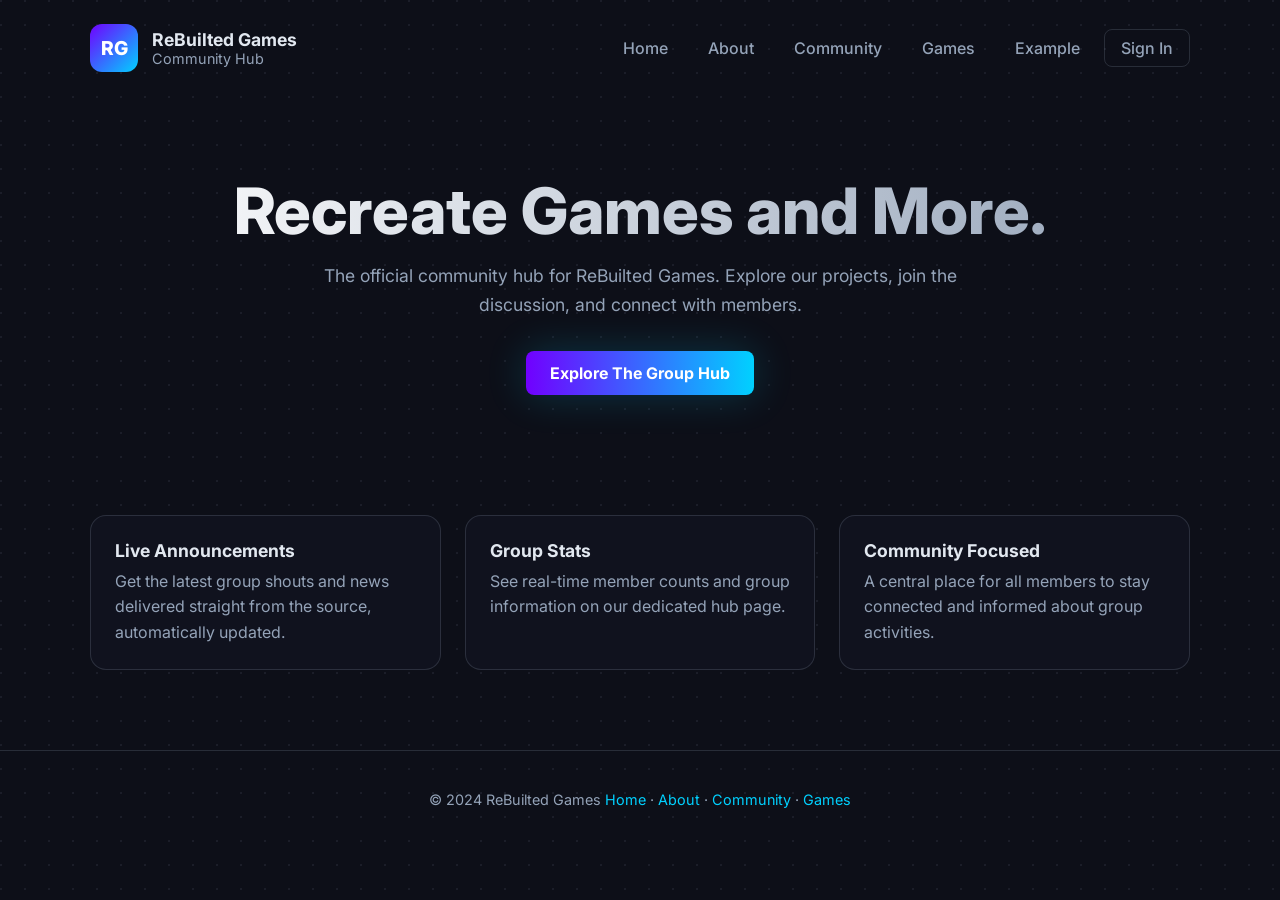
<file: index.html>
<!DOCTYPE html>
<html lang="en">
  <head>
    <meta charset="UTF-8">
    <meta name="viewport" content="width=device-width, initial-scale=1.0">
    <title>ReBuilted Games - Group</title>
    <link rel="stylesheet" href="styles.css" />
    <link rel="preconnect" href="https://fonts.googleapis.com">
    <link rel="preconnect" href="https://fonts.gstatic.com" crossorigin>
    <link href="https://fonts.googleapis.com/css2?family=Inter:wght@400;700;800&display=swap" rel="stylesheet">
  </head>
  <body>
    <div class="container">
      <header class="site-header">
        <a href="./" class="brand">
          <div class="brand-badge">RG</div>
          <div>
            <div class="brand-title">ReBuilted Games</div>
            <div class="brand-caption">Community Hub</div>
          </div>
        </a>
        <input type="checkbox" id="navToggle" class="nav-checkbox" />
        <label for="navToggle" class="nav-toggle">
          Menu
          <svg viewBox="0 0 24 24" aria-hidden="true"><path d="M4 7h16M4 12h16M4 17h16" stroke="currentColor" stroke-width="1.8" stroke-linecap="round"/></svg>
        </label>
        <nav class="site-nav">
          <a href="./">Home</a>
          <a href="./about/">About</a>
          <a href="./community/">Community</a>
          <a href="./games/">Games</a>
          <a href="./pageexample/">Example</a>
          <a href="https://authorize.roblox.com/?client_id=3577278600546537607&response_type=code&redirect_uri=https%3A%2F%2Frebuilted-backend.onrender.com%2Fcallback&scope=openid+profile" class="button secondary">Sign In</a>
        </nav>
      </header>
      <main>
        <section class="hero">
          <h1 class="hero-title">Recreate Games and More.</h1>
          <p class="hero-subtitle">The official community hub for ReBuilted Games. Explore our projects, join the discussion, and connect with members.</p>
          <a href="./about/" class="button">Explore The Group Hub</a>
        </section>
        <section class="features">
          <div class="feature-card">
            <h3>Live Announcements</h3>
            <p>Get the latest group shouts and news delivered straight from the source, automatically updated.</p>
          </div>
          <div class="feature-card">
            <h3>Group Stats</h3>
            <p>See real-time member counts and group information on our dedicated hub page.</p>
          </div>
          <div class="feature-card">
            <h3>Community Focused</h3>
            <p>A central place for all members to stay connected and informed about group activities.</p>
          </div>
        </section>
      </main>
    </div>
    <footer class="site-footer-persistent">
      <span>© 2024 ReBuilted Games</span>
      <span><a href="./">Home</a> · <a href="./about/">About</a> · <a href="./community/">Community</a> · <a href="./games/">Games</a></span>
    </footer>
  </body>
</html>
</file>
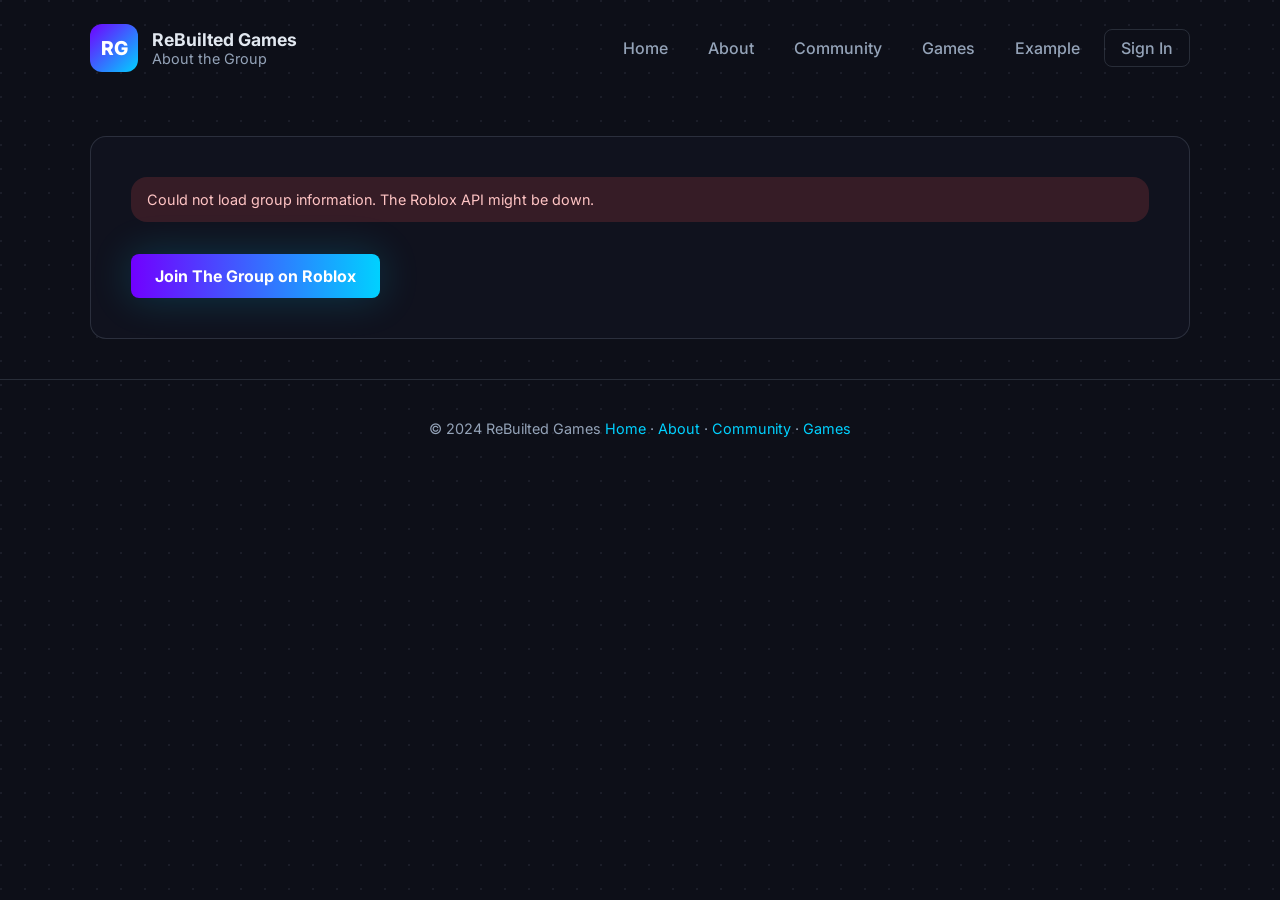
<file: about/index.html>
<!DOCTYPE html>
<html lang="en">
  <head>
    <meta charset="UTF-8" />
    <meta name="viewport" content="width=device-width, initial-scale=1.0" />
    <title>About ReBuilted Games</title>
    <link rel="stylesheet" href="../styles.css">
    <link href="https://fonts.googleapis.com/css2?family=Inter:wght@400;700;800&display=swap" rel="stylesheet">
  </head>
  <body>
    <div class="container">
      <header class="site-header">
        <a href="../" class="brand">
          <div class="brand-badge">RG</div>
          <div>
            <div class="brand-title">ReBuilted Games</div>
            <div class="brand-caption">About the Group</div>
          </div>
        </a>
        <input type="checkbox" id="navToggle" class="nav-checkbox" />
        <label for="navToggle" class="nav-toggle">
          Menu
          <svg viewBox="0 0 24 24" aria-hidden="true"><path d="M4 7h16M4 12h16M4 17h16" stroke="currentColor" stroke-width="1.8" stroke-linecap="round"/></svg>
        </label>
        <nav class="site-nav">
          <a href="../">Home</a>
          <a href="./">About</a>
          <a href="../community/">Community</a>
          <a href="../games/">Games</a>
          <a href="../pageexample/">Example</a>
          <a href="https://authorize.roblox.com/?client_id=3577278600546537607&response_type=code&redirect_uri=https%3A%2F%2Frebuilted-backend.onrender.com%2Fcallback&scope=openid+profile" class="button secondary">Sign In</a>
        </nav>
      </header>
      <main class="panel">
        <!-- SKELETON LOADER -->
        <div id="skeleton-loader">
            <div class="group-header">
                <div class="group-icon skeleton"></div>
                <div class="group-details">
                    <div class="skeleton" style="width: 60%; height: 2.8rem; margin-bottom: 1rem;"></div>
                    <div class="skeleton" style="width: 40%; height: 1.1rem;"></div>
                    <div class="pill-row" style="margin-top: 0.5rem;">
                        <div class="skeleton" style="width: 120px; height: 35px; border-radius: 20px;"></div>
                    </div>
                </div>
            </div>
            <div class="lead" style="margin-top: 2rem; border-top: 1px solid var(--border); padding-top: 2rem;">
                <div class="skeleton skeleton-text"></div>
                <div class="skeleton skeleton-text" style="width: 90%;"></div>
                <div class="skeleton skeleton-text" style="width: 80%;"></div>
            </div>
        </div>

        <!-- REAL CONTENT (hidden initially) -->
        <div id="real-content" style="display: none;">
            <div class="group-header">
              <img id="group-icon" class="group-icon" alt="Group Icon" src="[data-uri]" />
              <div class="group-details">
                <h1 id="group-name"></h1>
                <p class="lead" id="group-owner"></p>
                <div class="pill-row">
                  <span class="pill">Members: <b id="member-count"></b></span>
                </div>
              </div>
            </div>
            <p id="group-description" class="lead" style="margin-top: 2rem; border-top: 1px solid var(--border); padding-top: 2rem;"></p>
        </div>

        <div class="action-row">
          <a id="group-link" href="#" target="_blank" rel="noopener noreferrer" class="button">Join The Group on Roblox</a>
        </div>
      </main>
    </div>
    <footer class="site-footer-persistent">
      <span>© 2024 ReBuilted Games</span>
      <span><a href="../">Home</a> · <a href="./">About</a> · <a href="../community/">Community</a> · <a href="../games/">Games</a></span>
    </footer>
    <script src="../script.js"></script>
  </body>
</html>
</file>
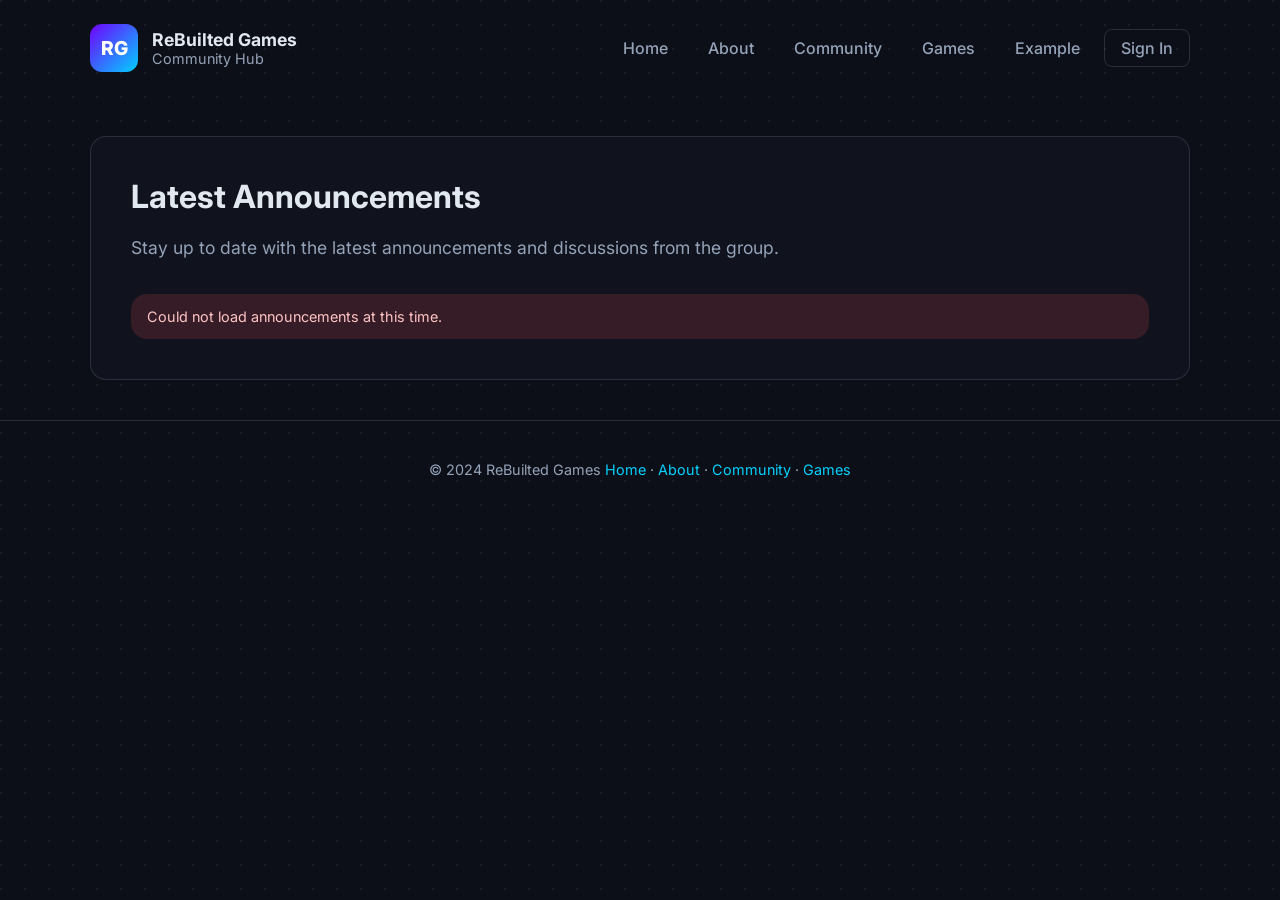
<file: community/index.html>
<!DOCTYPE html>
<html lang="en">
  <head>
    <meta charset="UTF-8" />
    <meta name="viewport" content="width=device-width, initial-scale=1.0" />
    <title>ReBuilted Games - Community</title>
    <link rel="stylesheet" href="../styles.css" />
    <link href="https://fonts.googleapis.com/css2?family=Inter:wght@400;700;800&display=swap" rel="stylesheet">
  </head>
  <body>
    <div class="container">
      <header class="site-header">
        <a href="../" class="brand">
          <div class="brand-badge">RG</div>
          <div>
            <div class="brand-title">ReBuilted Games</div>
            <div class="brand-caption">Community Hub</div>
          </div>
        </a>
        <input type="checkbox" id="navToggle" class="nav-checkbox" />
        <label for="navToggle" class="nav-toggle">
          Menu
          <svg viewBox="0 0 24 24" aria-hidden="true"><path d="M4 7h16M4 12h16M4 17h16" stroke="currentColor" stroke-width="1.8" stroke-linecap="round"/></svg>
        </label>
        <nav class="site-nav">
          <a href="../">Home</a>
          <a href="../about/">About</a>
          <a href="./">Community</a>
          <a href="../games/">Games</a>
          <a href="../pageexample/">Example</a>
          <a href="https://authorize.roblox.com/?client_id=3577278600546537607&response_type=code&redirect_uri=https%3A%2F%2Frebuilted-backend.onrender.com%2Fcallback&scope=openid+profile" class="button secondary">Sign In</a>
        </nav>
      </header>
      <main class="panel">
        <h1 class="page-title">Latest Announcements</h1>
        <p class="lead">Stay up to date with the latest announcements and discussions from the group.</p>
        
        <ul id="announcements-list" class="announcement-list">
            <li class="announcement-item"><p>Loading announcements...</p></li>
        </ul>
      </main>
    </div>
    <footer class="site-footer-persistent">
      <span>© 2024 ReBuilted Games</span>
      <span><a href="../">Home</a> · <a href="../about/">About</a> · <a href="./">Community</a> · <a href="../games/">Games</a></span>
    </footer>
    <script src="community.js"></script>
  </body>
</html>
</file>
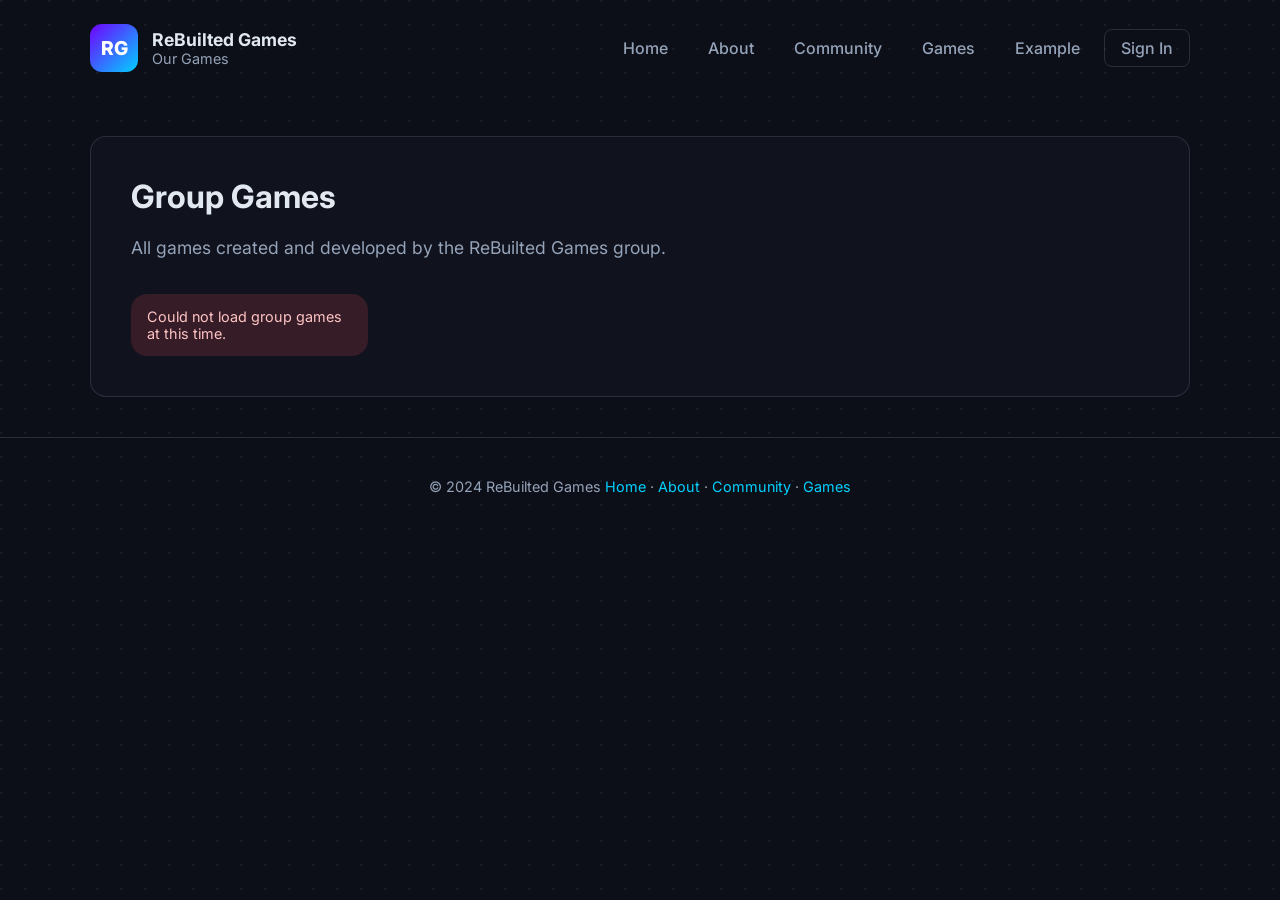
<file: games/index.html>
<!DOCTYPE html>
<html lang="en">
  <head>
    <meta charset="UTF-8" />
    <meta name="viewport" content="width=device-width, initial-scale=1.0" />
    <title>ReBuilted Games - Games</title>
    <link rel="stylesheet" href="../styles.css" />
    <link href="https://fonts.googleapis.com/css2?family=Inter:wght@400;700;800&display=swap" rel="stylesheet">
  </head>
  <body>
    <div class="container">
      <header class="site-header">
        <a href="../" class="brand">
          <div class="brand-badge">RG</div>
          <div>
            <div class="brand-title">ReBuilted Games</div>
            <div class="brand-caption">Our Games</div>
          </div>
        </a>
        <input type="checkbox" id="navToggle" class="nav-checkbox" />
        <label for="navToggle" class="nav-toggle">
          Menu
          <svg viewBox="0 0 24 24" aria-hidden="true"><path d="M4 7h16M4 12h16M4 17h16" stroke="currentColor" stroke-width="1.8" stroke-linecap="round"/></svg>
        </label>
        <nav class="site-nav">
          <a href="../">Home</a>
          <a href="../about/">About</a>
          <a href="../community/">Community</a>
          <a href="./">Games</a>
          <a href="../pageexample/">Example</a>
          <a href="https://authorize.roblox.com/?client_id=3577278600546537607&response_type=code&redirect_uri=https%3A%2F%2Frebuilted-backend.onrender.com%2Fcallback&scope=openid+profile" class="button secondary">Sign In</a>
        </nav>
      </header>
      <main class="panel">
        <h1 class="page-title">Group Games</h1>
        <p class="lead">All games created and developed by the ReBuilted Games group.</p>
        
        <div id="games-grid" class="games-grid">
            <!-- Skeleton Loader -->
            <div class="game-card skeleton" style="height: 275px;"></div>
            <div class="game-card skeleton" style="height: 275px;"></div>
            <div class="game-card skeleton" style="height: 275px;"></div>
            <div class="game-card skeleton" style="height: 275px;"></div>
        </div>
      </main>
    </div>
    <footer class="site-footer-persistent">
      <span>© 2024 ReBuilted Games</span>
      <span><a href="../">Home</a> · <a href="../about/">About</a> · <a href="../community/">Community</a> · <a href="./">Games</a></span>
    </footer>
    <script src="games.js"></script>
  </body>
</html>
</file>
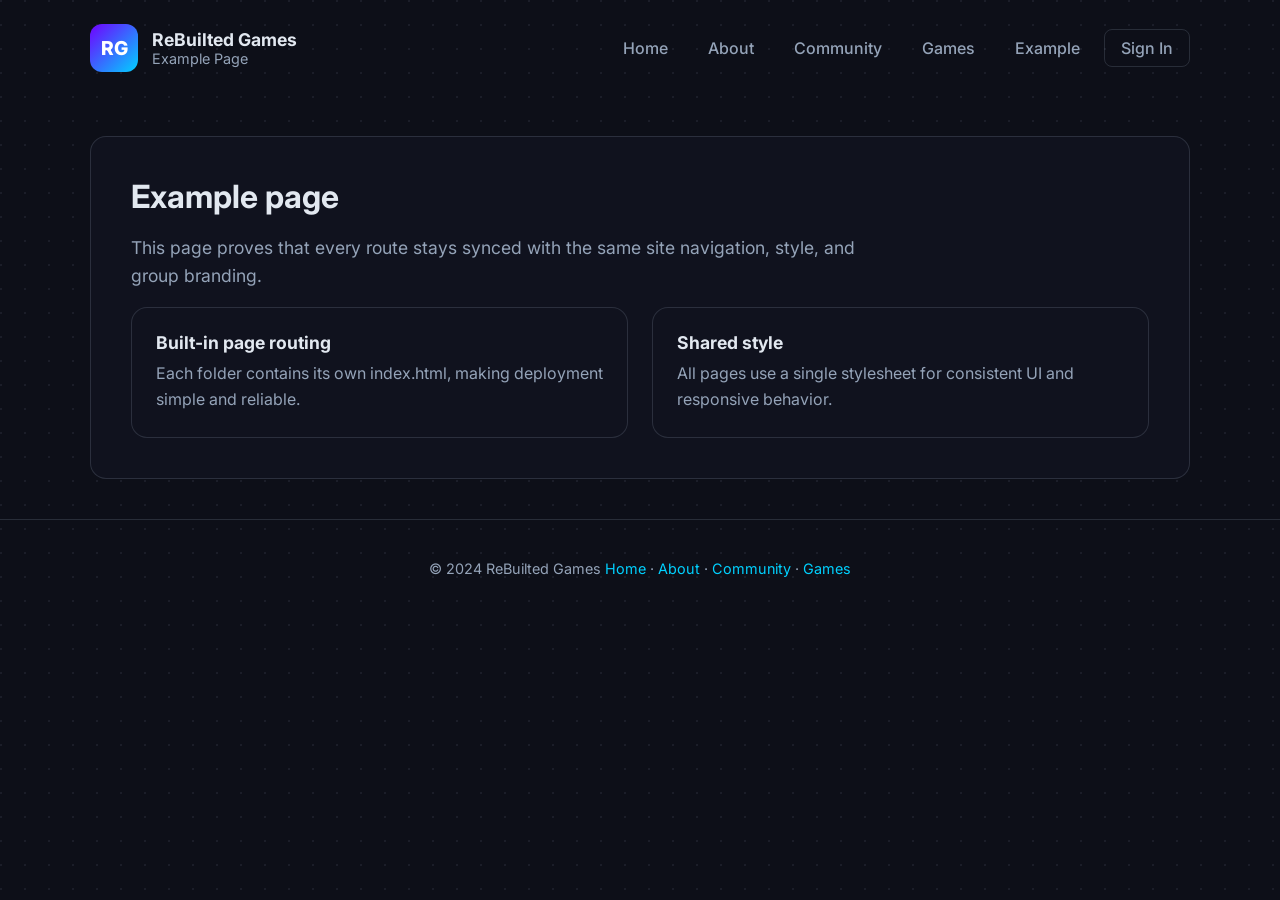
<file: pageexample/index.html>
<!DOCTYPE html>
<html lang="en">
  <head>
    <meta charset="UTF-8" />
    <meta name="viewport" content="width=device-width, initial-scale=1.0" />
    <title>ReBuilted Games | Example</title>
    <link rel="stylesheet" href="../styles.css" />
    <link href="https://fonts.googleapis.com/css2?family=Inter:wght@400;700;800&display=swap" rel="stylesheet">
  </head>
  <body>
    <div class="container">
      <header class="site-header">
        <a href="../" class="brand">
          <div class="brand-badge">RG</div>
          <div>
            <div class="brand-title">ReBuilted Games</div>
            <div class="brand-caption">Example Page</div>
          </div>
        </a>
        <input type="checkbox" id="navToggle" class="nav-checkbox" />
        <label for="navToggle" class="nav-toggle">
          Menu
          <svg viewBox="0 0 24 24" aria-hidden="true"><path d="M4 7h16M4 12h16M4 17h16" stroke="currentColor" stroke-width="1.8" stroke-linecap="round"/></svg>
        </label>
        <nav class="site-nav">
          <a href="../">Home</a>
          <a href="../about/">About</a>
          <a href="../community/">Community</a>
          <a href="../games/">Games</a>
          <a href="./">Example</a>
          <a href="https://authorize.roblox.com/?client_id=3577278600546537607&response_type=code&redirect_uri=https%3A%2F%2Frebuilted-backend.onrender.com%2Fcallback&scope=openid+profile" class="button secondary">Sign In</a>
        </nav>
      </header>
      <main class="panel">
        <h1 class="page-title">Example page</h1>
        <p class="lead">This page proves that every route stays synced with the same site navigation, style, and group branding.</p>
        <div class="features" style="padding-top: 0; padding-bottom: 0;">
          <div class="feature-card">
            <h3>Built-in page routing</h3>
            <p>Each folder contains its own index.html, making deployment simple and reliable.</p>
          </div>
          <div class="feature-card">
            <h3>Shared style</h3>
            <p>All pages use a single stylesheet for consistent UI and responsive behavior.</p>
          </div>
        </div>
      </main>
    </div>
    <footer class="site-footer-persistent">
      <span>© 2024 ReBuilted Games</span>
      <span><a href="../">Home</a> · <a href="../about/">About</a> · <a href="../community/">Community</a> · <a href="../games/">Games</a></span>
    </footer>
  </body>
</html>
</file>
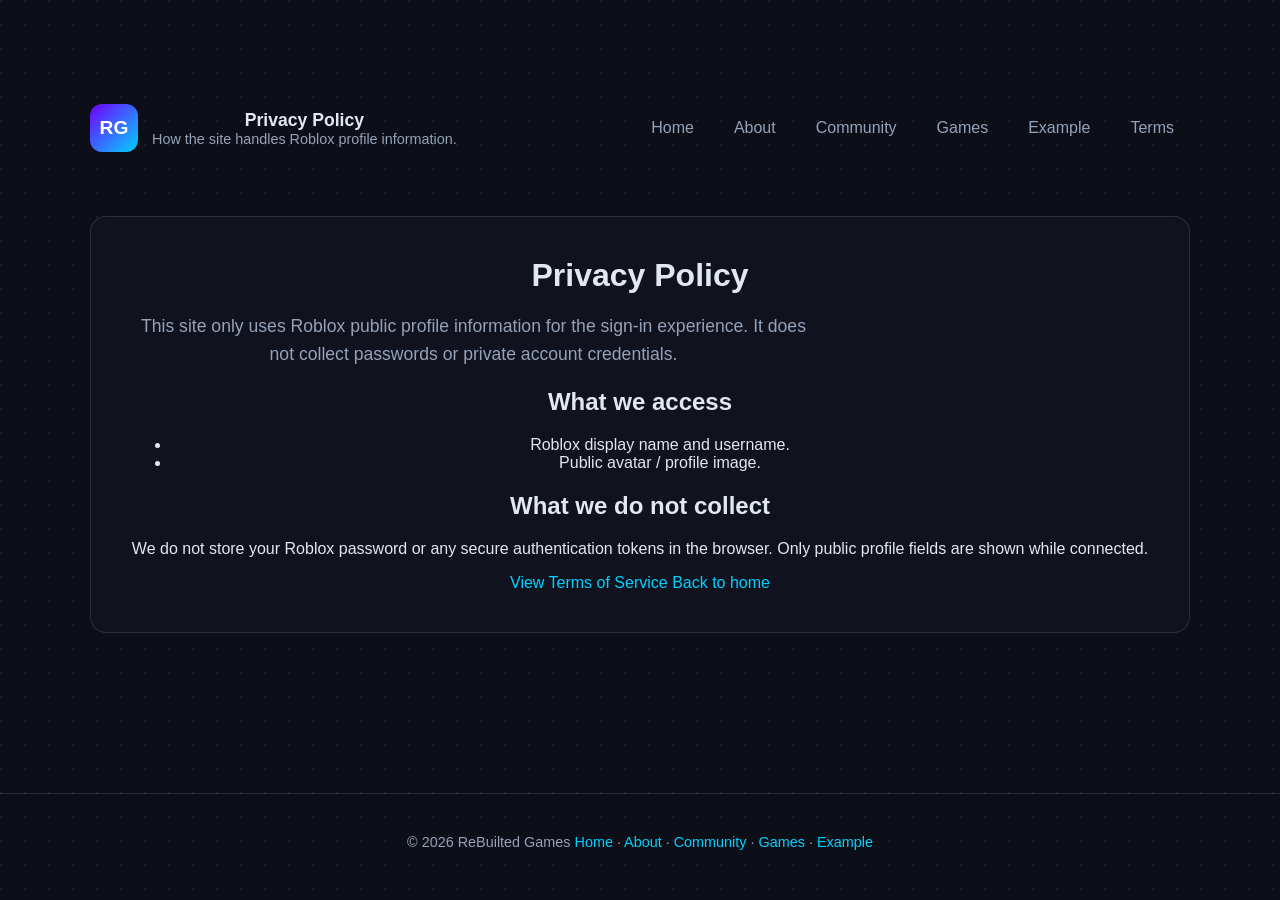
<file: PrivacyPolicy/index.html>
<!DOCTYPE html>
<html lang="en">
  <head>
    <meta charset="UTF-8" />
    <meta name="viewport" content="width=device-width, initial-scale=1.0" />
    <title>ReBuilted Games - Privacy Policy</title>
    <link rel="stylesheet" href="../styles.css" />
  </head>
  <body>
    <main class="hero container">
      <header class="site-header">
        <div class="brand">
          <div class="brand-badge">RG</div>
          <div>
            <div class="brand-title">Privacy Policy</div>
            <div class="brand-caption">How the site handles Roblox profile information.</div>
          </div>
        </div>
        <input type="checkbox" id="navToggle" class="nav-checkbox" />
        <label for="navToggle" class="nav-toggle">
          Menu
          <svg viewBox="0 0 24 24" aria-hidden="true"><path d="M4 7h16M4 12h16M4 17h16" stroke="currentColor" stroke-width="1.8" stroke-linecap="round"/></svg>
        </label>
        <nav class="site-nav">
          <a href="../">Home</a>
          <a href="../about/">About</a>
          <a href="../community/">Community</a>
          <a href="../games/">Games</a>
          <a href="../pageexample/">Example</a>
          <a href="../TermsOfService/">Terms</a>
        </nav>
      </header>
      <section class="panel">
        <h1 class="page-title">Privacy Policy</h1>
        <p class="lead">This site only uses Roblox public profile information for the sign-in experience. It does not collect passwords or private account credentials.</p>
        <h2>What we access</h2>
        <ul>
          <li>Roblox display name and username.</li>
          <li>Public avatar / profile image.</li>
        </ul>
        <h2>What we do not collect</h2>
        <p>We do not store your Roblox password or any secure authentication tokens in the browser. Only public profile fields are shown while connected.</p>
        <div class="site-footer">
          <span><a href="../TermsOfService/">View Terms of Service</a></span>
          <span><a href="../">Back to home</a></span>
        </div>
      </section>
    </main>
    <footer class="site-footer-persistent">
      <span>© 2026 ReBuilted Games</span>
      <span><a href="../">Home</a> · <a href="../about/">About</a> · <a href="../community/">Community</a> · <a href="../games/">Games</a> · <a href="../pageexample/">Example</a></span>
    </footer>
  </body>
</html>
</file>
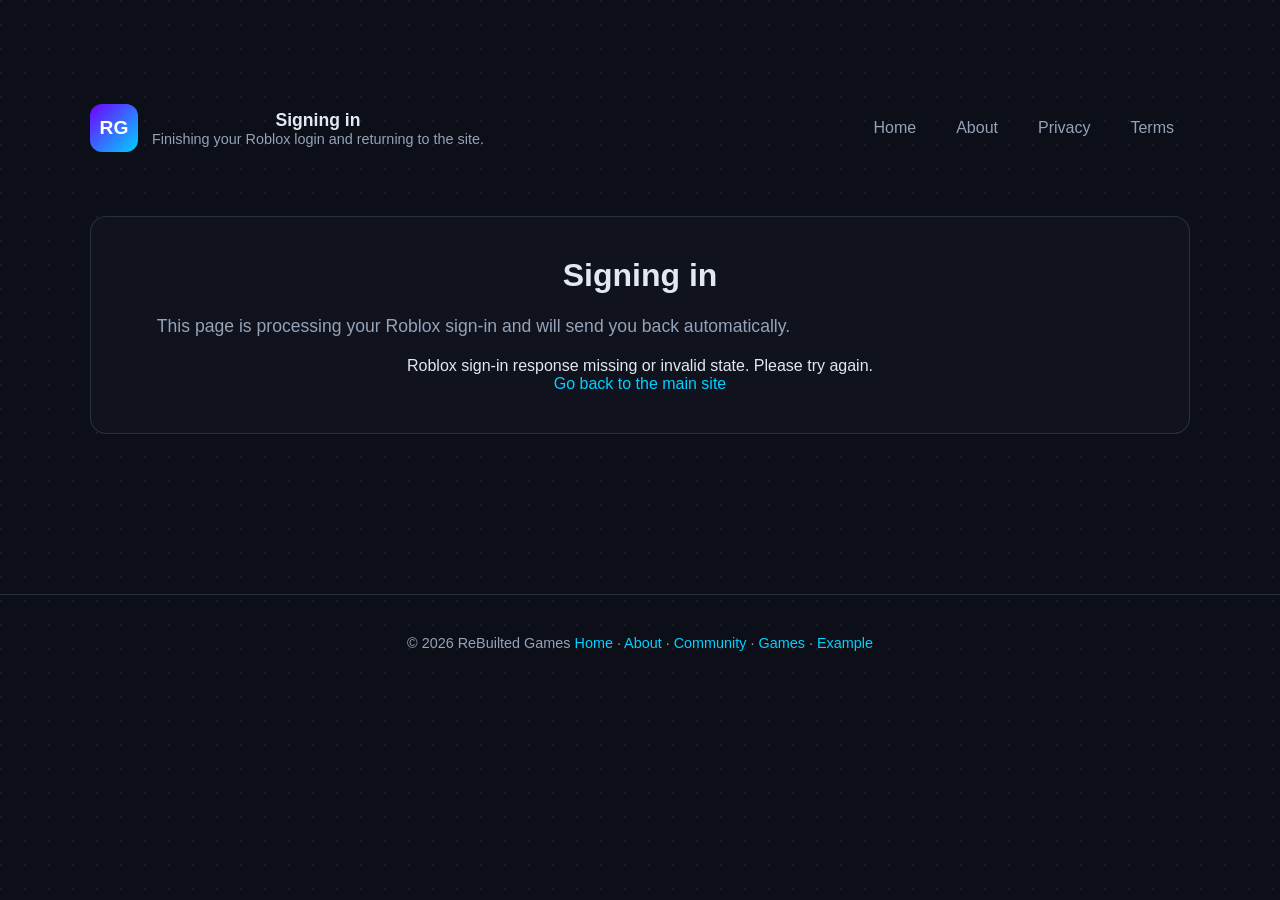
<file: redirect/index.html>
<!DOCTYPE html>
<html lang="en">
  <head>
    <meta charset="UTF-8" />
    <meta name="viewport" content="width=device-width, initial-scale=1.0" />
    <title>ReBuilted Games - Signing in</title>
    <link rel="stylesheet" href="../styles.css" />
  </head>
  <body>
    <main class="hero container">
      <header class="site-header">
        <div class="brand">
          <div class="brand-badge">RG</div>
          <div>
            <div class="brand-title">Signing in</div>
            <div class="brand-caption">Finishing your Roblox login and returning to the site.</div>
          </div>
        </div>
        <input type="checkbox" id="navToggle" class="nav-checkbox" />
        <label for="navToggle" class="nav-toggle">
          Menu
          <svg viewBox="0 0 24 24" aria-hidden="true"><path d="M4 7h16M4 12h16M4 17h16" stroke="currentColor" stroke-width="1.8" stroke-linecap="round"/></svg>
        </label>
        <nav class="site-nav">
          <a href="../">Home</a>
          <a href="../about/">About</a>
          <a href="../PrivacyPolicy/">Privacy</a>
          <a href="../TermsOfService/">Terms</a>
        </nav>
      </header>
      <section class="panel">
        <h1 class="page-title">Signing in</h1>
        <p class="lead">This page is processing your Roblox sign-in and will send you back automatically.</p>
        <div id="status" class="status-banner">Completing sign-in…</div>
        <div class="site-footer">
          <span><a href="../">Go back to the main site</a></span>
        </div>
      </section>
    </main>
    <footer class="site-footer-persistent">
      <span>© 2026 ReBuilted Games</span>
      <span><a href="../">Home</a> · <a href="../about/">About</a> · <a href="../community/">Community</a> · <a href="../games/">Games</a> · <a href="../pageexample/">Example</a></span>
    </footer>
    <script>
      const params = new URLSearchParams(window.location.search);
      const code = params.get('code');
      const state = params.get('state');
      const savedState = sessionStorage.getItem('rbx_oauth_state');
      const status = document.getElementById('status');
      const cleanUrl = `${window.location.origin}${window.location.pathname}`;

      history.replaceState(null, '', cleanUrl);

      if (!code || !state || state !== savedState) {
        status.textContent = 'Roblox sign-in response missing or invalid state. Please try again.';
        sessionStorage.setItem('rbx_auth_error', 'Roblox sign-in response missing or invalid.');
      } else {
        status.textContent = 'Completing sign-in…';
        sessionStorage.setItem('rbx_pending_code', code);
        sessionStorage.setItem('rbx_pending_state', state);

        const redirectUri = sessionStorage.getItem('rbx_redirect_uri') || cleanUrl;

        fetch('/.netlify/functions/roblox-auth', {
          method: 'POST',
          headers: { 'Content-Type': 'application/json' },
          body: JSON.stringify({ code, redirectUri })
        })
          .then(async (res) => {
            const result = await res.json().catch(() => ({}));
            if (result.success && result.profile) {
              sessionStorage.setItem('rbx_profile', JSON.stringify(result.profile));
              window.location.replace('../');
              return;
            }
            const message = result.error || 'Sign-in failed. Please try again.';
            sessionStorage.setItem('rbx_auth_error', message);
            status.textContent = message;
            setTimeout(() => {
              window.location.replace('../');
            }, 2400);
          })
          .catch((err) => {
            const message = 'Unable to complete sign-in. Check your connection.';
            console.error(err);
            sessionStorage.setItem('rbx_auth_error', message);
            status.textContent = message;
            setTimeout(() => {
              window.location.replace('../');
            }, 2400);
          });
      }
    </script>
  </body>
</html>
</file>
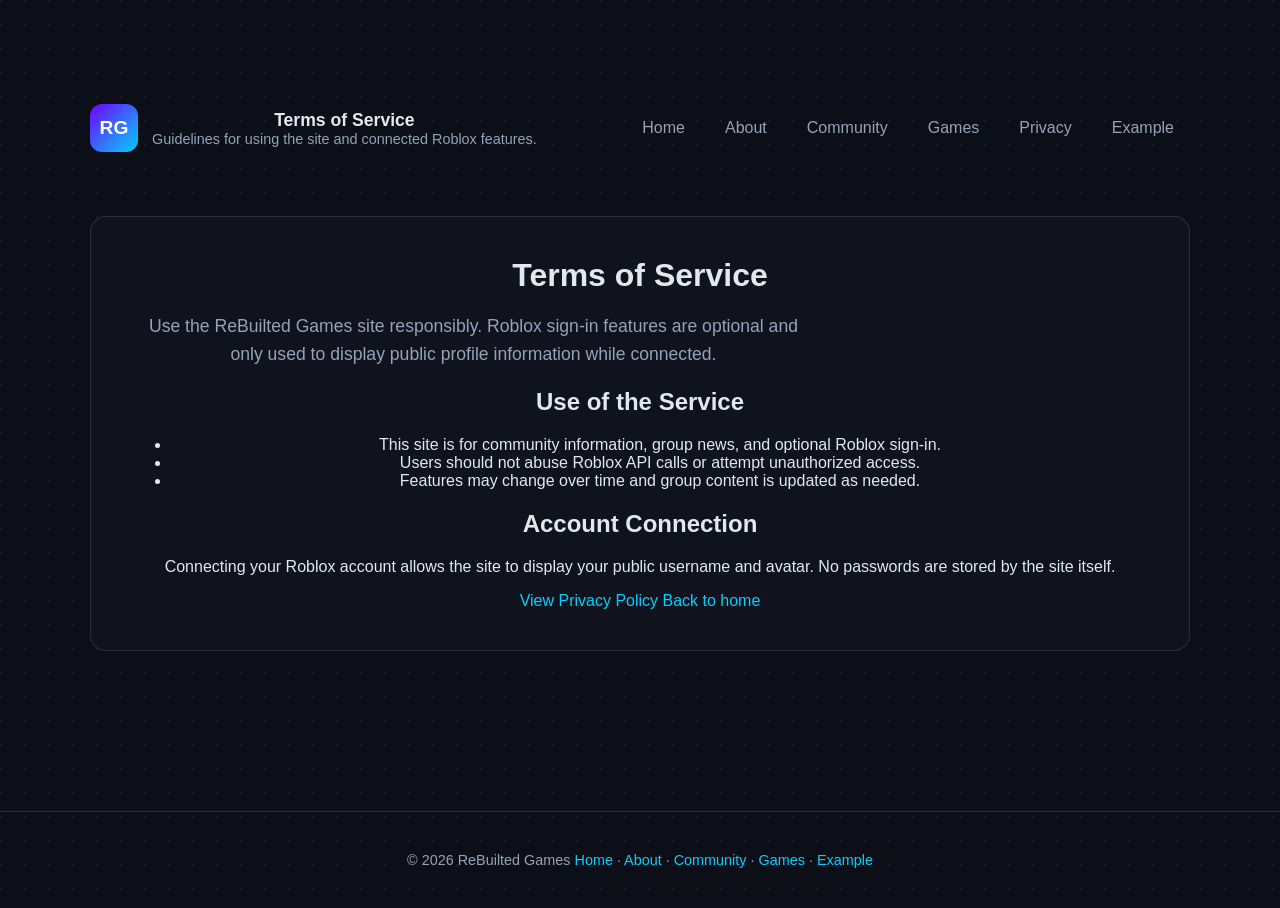
<file: TermsOfService/index.html>
<!DOCTYPE html>
<html lang="en">
  <head>
    <meta charset="UTF-8" />
    <meta name="viewport" content="width=device-width, initial-scale=1.0" />
    <title>ReBuilted Games - Terms of Service</title>
    <link rel="stylesheet" href="../styles.css" />
  </head>
  <body>
    <main class="hero container">
      <header class="site-header">
        <div class="brand">
          <div class="brand-badge">RG</div>
          <div>
            <div class="brand-title">Terms of Service</div>
            <div class="brand-caption">Guidelines for using the site and connected Roblox features.</div>
          </div>
        </div>
        <input type="checkbox" id="navToggle" class="nav-checkbox" />
        <label for="navToggle" class="nav-toggle">
          Menu
          <svg viewBox="0 0 24 24" aria-hidden="true"><path d="M4 7h16M4 12h16M4 17h16" stroke="currentColor" stroke-width="1.8" stroke-linecap="round"/></svg>
        </label>
        <nav class="site-nav">
          <a href="../">Home</a>
          <a href="../about/">About</a>
          <a href="../community/">Community</a>
          <a href="../games/">Games</a>
          <a href="../PrivacyPolicy/">Privacy</a>
          <a href="../pageexample/">Example</a>
        </nav>
      </header>
      <section class="panel">
        <h1 class="page-title">Terms of Service</h1>
        <p class="lead">Use the ReBuilted Games site responsibly. Roblox sign-in features are optional and only used to display public profile information while connected.</p>
        <h2>Use of the Service</h2>
        <ul>
          <li>This site is for community information, group news, and optional Roblox sign-in.</li>
          <li>Users should not abuse Roblox API calls or attempt unauthorized access.</li>
          <li>Features may change over time and group content is updated as needed.</li>
        </ul>
        <h2>Account Connection</h2>
        <p>Connecting your Roblox account allows the site to display your public username and avatar. No passwords are stored by the site itself.</p>
        <div class="site-footer">
          <span><a href="../PrivacyPolicy/">View Privacy Policy</a></span>
          <span><a href="../">Back to home</a></span>
        </div>
      </section>
    </main>
    <footer class="site-footer-persistent">
      <span>© 2026 ReBuilted Games</span>
      <span><a href="../">Home</a> · <a href="../about/">About</a> · <a href="../community/">Community</a> · <a href="../games/">Games</a> · <a href="../pageexample/">Example</a></span>
    </footer>
  </body>
</html>
</file>
<file: styles.css>
:root {
  --bg: #0D0F18;
  --panel: #10121E;
  --text: #E2E8F0;
  --muted: #94A3B8;
  --accent-blue: #00D1FF;
  --accent-purple: #7100FF;
  --border: rgba(148, 163, 184, 0.2);
  --shadow-glow: 0 0 40px rgba(0, 209, 255, 0.2);
}

* {
  box-sizing: border-box;
}

body {
  margin: 0;
  min-height: 100vh;
  font-family: "Inter", "Segoe UI", Roboto, Arial, sans-serif;
  color: var(--text);
  background-color: var(--bg);
  background-image: radial-gradient(circle at 1px 1px, rgba(148, 163, 184, 0.1) 1px, transparent 0);
  background-size: 24px 24px;
}

a {
  color: var(--accent-blue);
  text-decoration: none;
  transition: color 0.2s ease;
}

a:hover {
  color: white;
}

img {
  max-width: 100%;
  display: block;
}

.container {
  width: min(1100px, calc(100% - 40px));
  margin: 0 auto;
}

/* --- Header & Navigation --- */
.site-header {
  display: flex;
  justify-content: space-between;
  align-items: center;
  padding: 24px 0;
}

.brand {
  display: flex;
  align-items: center;
  gap: 14px;
  color: var(--text);
}

.brand-badge {
  width: 48px;
  height: 48px;
  border-radius: 12px;
  display: grid;
  place-items: center;
  font-weight: 800;
  font-size: 1.2rem;
  background: linear-gradient(135deg, var(--accent-purple), var(--accent-blue));
  color: white;
}

.brand-title {
  font-size: 1.1rem;
  font-weight: 700;
}

.brand-caption {
  color: var(--muted);
  font-size: 0.9rem;
}

.site-nav {
  display: flex;
  align-items: center;
  gap: 8px;
}

.site-nav a,
.site-nav button {
  padding: 8px 16px;
  border-radius: 8px;
  color: var(--muted);
  font-weight: 500;
  transition: background 0.2s ease, color 0.2s ease;
}

.site-nav a:hover {
  background: rgba(148, 163, 184, 0.1);
  color: white;
}

.nav-checkbox {
  display: none;
}

.nav-toggle {
  display: none; /* Hidden by default on desktop */
  cursor: pointer;
  padding: 8px;
  border: 1px solid var(--border);
  border-radius: 8px;
  background: rgba(148, 163, 184, 0.1);
  color: var(--muted);
}

.nav-toggle svg {
    width: 24px;
    height: 24px;
    stroke: currentColor;
}

/* --- Hero Section (Home Page) --- */
.hero {
  text-align: center;
  padding: 80px 0;
}

.hero-title {
  font-size: clamp(2.5rem, 5vw, 4rem);
  font-weight: 800;
  line-height: 1.1;
  margin: 0 0 16px;
  background: linear-gradient(90deg, white, var(--muted));
  -webkit-background-clip: text;
  -webkit-text-fill-color: transparent;
}

.hero-subtitle {
  font-size: 1.1rem;
  color: var(--muted);
  max-width: 650px;
  margin: 0 auto 32px;
  line-height: 1.6;
}

/* --- Features Section (Home Page) --- */
.features {
  display: grid;
  grid-template-columns: repeat(auto-fit, minmax(280px, 1fr));
  gap: 24px;
  padding: 40px 0;
}

.feature-card {
  background: var(--panel);
  border: 1px solid var(--border);
  border-radius: 16px;
  padding: 24px;
}

.feature-card h3 {
  margin: 0 0 8px;
  font-size: 1.1rem;
}

.feature-card p {
  margin: 0;
  color: var(--muted);
  line-height: 1.6;
}

/* --- Group Hub Page (About) --- */
.group-header {
  display: flex;
  align-items: center;
  gap: 32px;
}

.group-icon {
  width: 140px;
  height: 140px;
  border-radius: 24px;
  object-fit: cover;
  background: var(--panel);
  border: 1px solid var(--border);
  flex-shrink: 0;
}

.group-details {
  display: grid;
  gap: 8px;
}

.group-details h1 {
  margin: 0;
  font-size: clamp(2rem, 4vw, 2.8rem);
}

.group-details .lead {
  margin: 0;
  font-size: 1.1rem;
}

/* --- Community Page --- */
.announcement-list {
  list-style: none;
  margin: 0;
  padding: 0;
  display: grid;
  gap: 16px;
  margin-top: 32px;
}

.announcement-item {
  background: var(--panel);
  border: 1px solid var(--border);
  border-radius: 16px;
  padding: 24px;
}

.announcement-item h3 {
  margin: 0 0 8px;
  font-size: 1rem;
}

.announcement-item p {
  margin: 0;
  color: var(--muted);
  line-height: 1.6;
}

.announcement-date {
  display: block;
  margin-bottom: 8px;
  color: var(--accent-blue);
  font-size: 0.9rem;
  font-weight: 500;
}

/* --- Games Page --- */
.games-grid {
  display: grid;
  grid-template-columns: repeat(auto-fill, minmax(200px, 1fr));
  gap: 24px;
  margin-top: 32px;
}

.game-card {
  background: var(--panel);
  border: 1px solid var(--border);
  border-radius: 16px;
  overflow: hidden;
  transition: transform 0.2s ease, box-shadow 0.2s ease;
}

.game-card:hover {
  transform: translateY(-4px);
  box-shadow: 0 8px 24px rgba(0, 0, 0, 0.3), var(--shadow-glow);
}

.game-card a {
  text-decoration: none;
  color: inherit;
  display: block;
}

.game-thumbnail {
  width: 100%;
  aspect-ratio: 1 / 1;
  object-fit: cover;
  background-color: rgba(148, 163, 184, 0.1);
}

.game-info {
  padding: 16px;
}

.game-name {
  font-weight: 700;
  white-space: nowrap;
  overflow: hidden;
  text-overflow: ellipsis;
  margin: 0 0 8px;
}

.game-stats {
  display: flex;
  align-items: center;
  gap: 8px;
  font-size: 0.9rem;
  color: var(--muted);
}


/* --- Skeleton Loader --- */
.skeleton {
  opacity: 0.7;
  animation: skeleton-loading 1s linear infinite alternate;
  background-color: rgba(148, 163, 184, 0.1);
  border-radius: 8px;
}

.skeleton-text {
  width: 100%;
  height: 1.1rem;
  margin-bottom: 0.5rem;
  border-radius: 4px;
}

@keyframes skeleton-loading {
  0% {
    background-color: rgba(148, 163, 184, 0.15);
  }
  100% {
    background-color: rgba(148, 163, 184, 0.25);
  }
}

/* --- General Animations & Polish --- */
.feature-card, .announcement-item {
    transition: transform 0.2s ease, box-shadow 0.2s ease;
}

.feature-card:hover, .announcement-item:hover {
    transform: translateY(-4px);
    box-shadow: 0 8px 24px rgba(0, 0, 0, 0.3);
}

@keyframes fadeIn {
  from { opacity: 0; transform: translateY(10px); }
  to { opacity: 1; transform: translateY(0); }
}

.fade-in {
  animation: fadeIn 0.4s ease-out forwards;
}

/* --- General Layout & Components --- */
.panel {
  background: var(--panel);
  border: 1px solid var(--border);
  border-radius: 16px;
  padding: 40px;
  margin: 40px 0;
}

.page-title {
  font-size: 2rem;
  margin: 0 0 16px;
}

.lead {
  color: var(--muted);
  line-height: 1.6;
  font-size: 1.1rem;
  max-width: 70ch;
}

.pill-row {
  display: flex;
  flex-wrap: wrap;
  gap: 12px;
}

.pill {
  background: rgba(148, 163, 184, 0.1);
  padding: 8px 16px;
  border-radius: 20px;
  color: var(--text);
  font-size: 0.9rem;
  font-weight: 500;
}

.social-pill {
  display: inline-flex;
  align-items: center;
  justify-content: center;
  background: rgba(148, 163, 184, 0.1);
  width: 40px;
  height: 40px;
  border-radius: 50%;
  color: var(--muted);
  transition: background 0.2s ease, color 0.2s ease;
}

.social-pill:hover {
  background: rgba(148, 163, 184, 0.2);
  color: white;
}

.social-pill svg {
  width: 20px;
  height: 20px;
  fill: currentColor;
}

.pill-row {
  align-items: center;
}

.alert {
  border-radius: 16px;
  padding: 14px 16px;
  font-size: 0.9rem;
}

.alert.error {
  background: rgba(255, 80, 80, 0.16);
  border-color: rgba(255, 90, 90, 0.22);
  color: #ffc4c4;
}

.action-row {
  display: flex;
  margin-top: 32px;
}

.button {
  border: none;
  cursor: pointer;
  border-radius: 8px;
  padding: 12px 24px;
  font-weight: 700;
  font-size: 1rem;
  display: inline-flex;
  align-items: center;
  justify-content: center;
  color: white;
  background: linear-gradient(90deg, var(--accent-purple), var(--accent-blue));
  box-shadow: var(--shadow-glow);
  transition: transform 0.2s ease, box-shadow 0.2s ease;
}

.button:hover {
  transform: translateY(-1px);
  box-shadow: 0 0 50px rgba(0, 209, 255, 0.3);
}

.button.secondary {
  background: transparent;
  border: 1px solid var(--border);
  box-shadow: none;
}

.button.secondary:hover {
  background: rgba(148, 163, 184, 0.1);
  transform: none;
  box-shadow: none;
}

.site-footer-persistent {
  padding: 40px 0;
  margin-top: 40px;
  text-align: center;
  border-top: 1px solid var(--border);
  color: var(--muted);
  font-size: 0.9rem;
}

@media (max-width: 760px) {
  .site-header {
    flex-wrap: wrap;
  }

  .nav-toggle {
    display: block; /* Show the toggle on mobile */
  }

  .site-nav {
    display: none; /* Hide nav by default on mobile */
    flex-basis: 100%;
    flex-direction: column;
    align-items: stretch;
    gap: 8px;
    margin-top: 16px;
  }

  .nav-checkbox:checked ~ .site-nav {
    display: flex; /* Show nav when checkbox is checked */
  }

  .group-header {
    flex-direction: column;
    text-align: center;
  }

  .group-details .lead {
    justify-content: center;
  }

  .pill-row {
    justify-content: center;
  }
}
</file>
